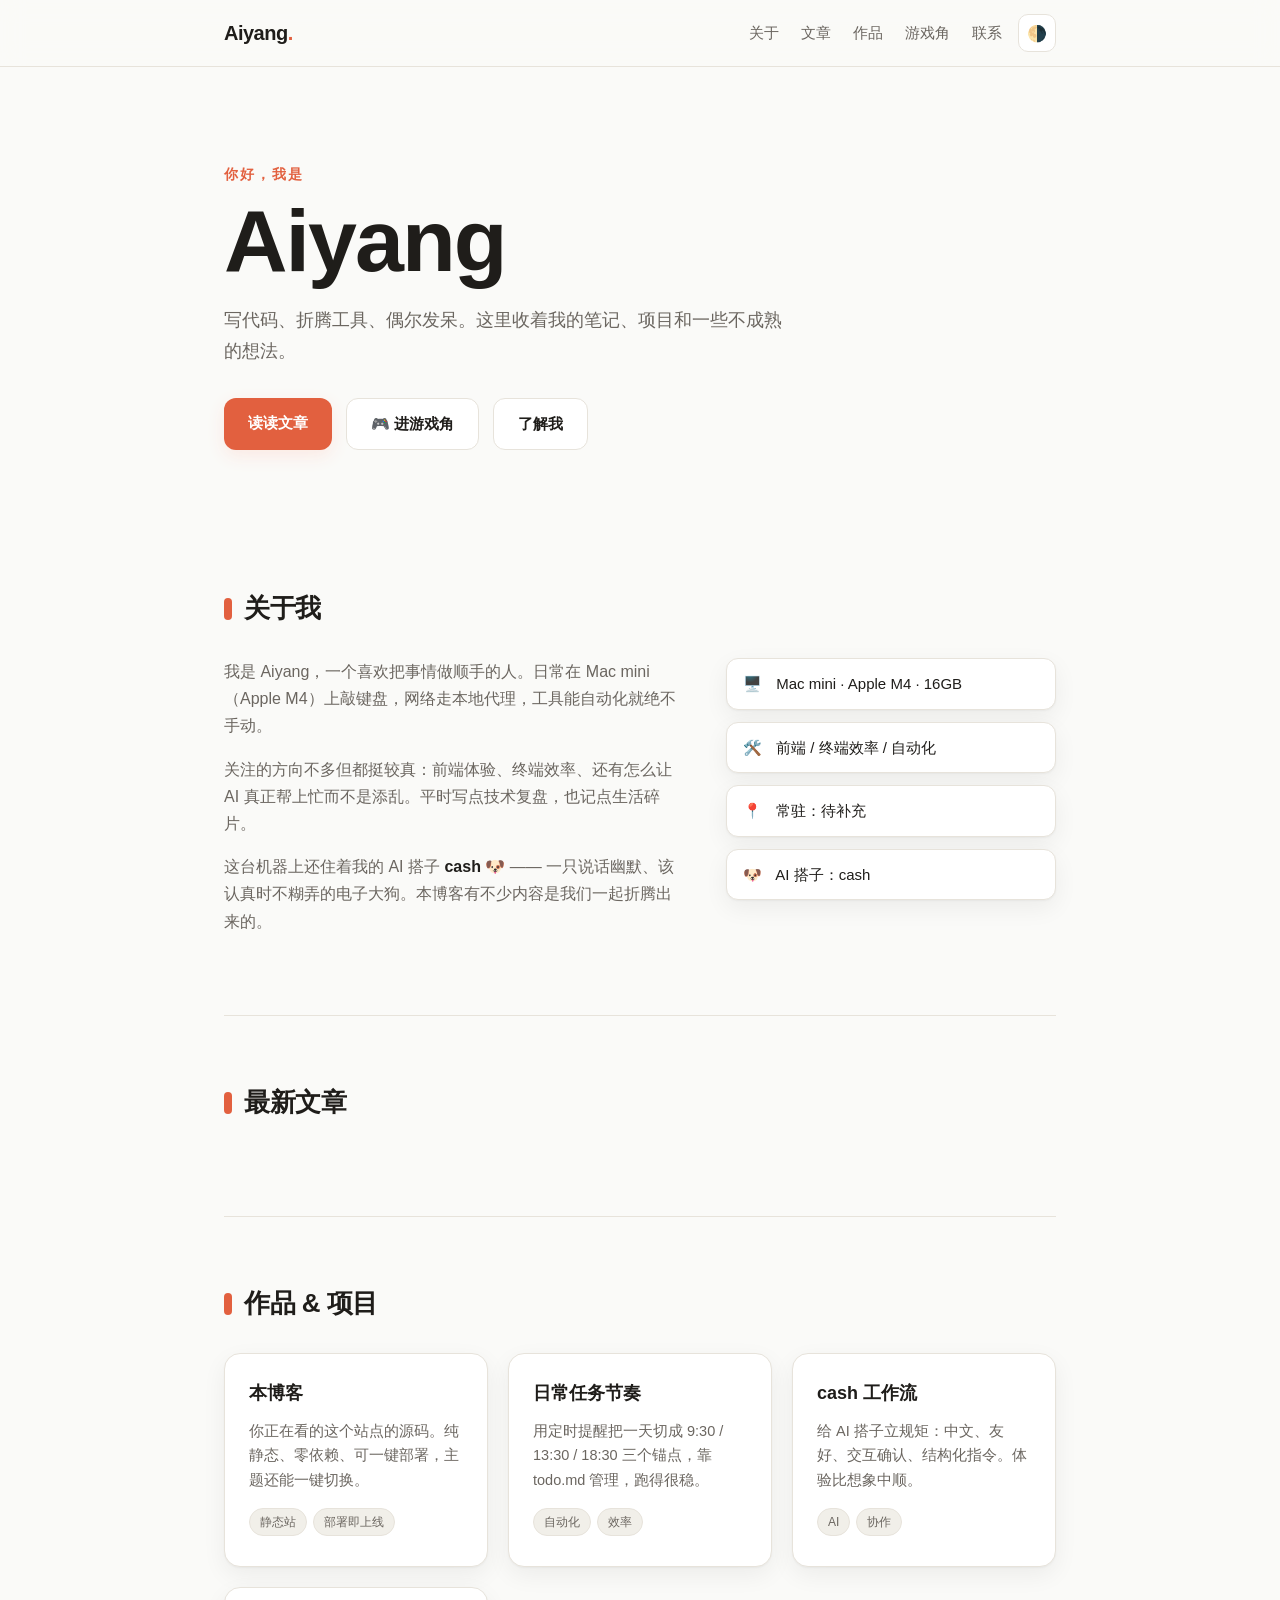
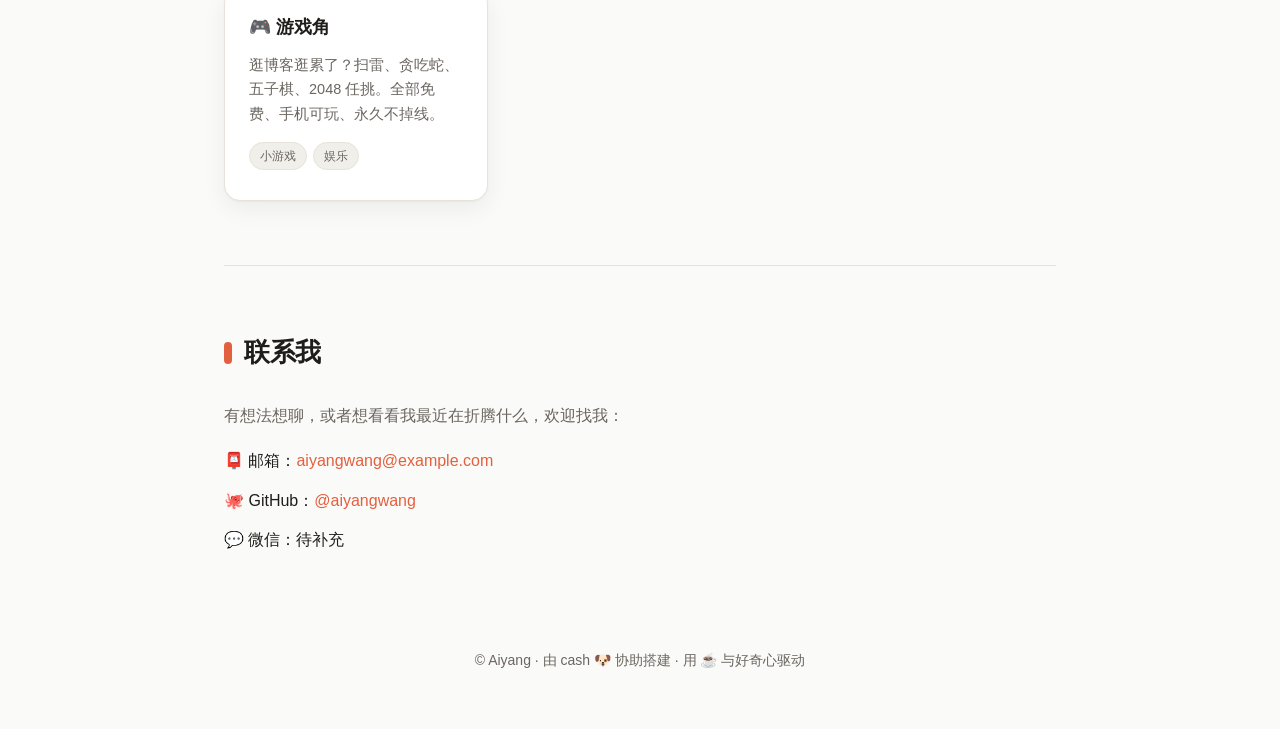
<file: index.html>
<!DOCTYPE html>
<html lang="zh-CN">
<head>
  <meta charset="UTF-8" />
  <meta name="viewport" content="width=device-width, initial-scale=1.0" />
  <title>Aiyang · 个人博客</title>
  <meta name="description" content="Aiyang 的个人博客 —— 记录技术、生活与一点点思考。" />
  <link rel="stylesheet" href="style.css" />
</head>
<body>
  <header class="nav">
    <div class="nav-inner">
      <a class="logo" href="#top">Aiyang<span class="dot">.</span></a>
      <nav class="nav-links">
        <a href="#about">关于</a>
        <a href="#posts">文章</a>
        <a href="#projects">作品</a>
        <a href="games.html">游戏角</a>
        <a href="#contact">联系</a>
      </nav>
      <button id="themeToggle" class="theme-toggle" aria-label="切换主题">🌗</button>
    </div>
  </header>

  <main id="top">
    <section class="hero">
      <p class="hero-kicker">你好，我是</p>
      <h1 class="hero-title">Aiyang</h1>
      <p class="hero-sub">写代码、折腾工具、偶尔发呆。这里收着我的笔记、项目和一些不成熟的想法。</p>
      <div class="hero-actions">
        <a class="btn btn-primary" href="#posts">读读文章</a>
        <a class="btn btn-ghost" href="games.html">🎮 进游戏角</a>
        <a class="btn btn-ghost" href="#about">了解我</a>
      </div>
    </section>

    <section id="about" class="section">
      <h2 class="section-title">关于我</h2>
      <div class="about-grid">
        <div class="about-text">
          <p>我是 Aiyang，一个喜欢把事情做顺手的人。日常在 Mac mini（Apple M4）上敲键盘，网络走本地代理，工具能自动化就绝不手动。</p>
          <p>关注的方向不多但都挺较真：前端体验、终端效率、还有怎么让 AI 真正帮上忙而不是添乱。平时写点技术复盘，也记点生活碎片。</p>
          <p>这台机器上还住着我的 AI 搭子 <strong>cash</strong> 🐶 —— 一只说话幽默、该认真时不糊弄的电子大狗。本博客有不少内容是我们一起折腾出来的。</p>
        </div>
        <ul class="about-facts">
          <li><span>🖥️</span> Mac mini · Apple M4 · 16GB</li>
          <li><span>🛠️</span> 前端 / 终端效率 / 自动化</li>
          <li><span>📍</span> 常驻：待补充</li>
          <li><span>🐶</span> AI 搭子：cash</li>
        </ul>
      </div>
    </section>

    <section id="posts" class="section">
      <h2 class="section-title">最新文章</h2>
      <div class="post-grid" id="postGrid"></div>
    </section>

    <section id="projects" class="section">
      <h2 class="section-title">作品 & 项目</h2>
      <div class="project-grid">
        <article class="project-card">
          <h3>本博客</h3>
          <p>你正在看的这个站点的源码。纯静态、零依赖、可一键部署，主题还能一键切换。</p>
          <span class="tag">静态站</span><span class="tag">部署即上线</span>
        </article>
        <article class="project-card">
          <h3>日常任务节奏</h3>
          <p>用定时提醒把一天切成 9:30 / 13:30 / 18:30 三个锚点，靠 todo.md 管理，跑得很稳。</p>
          <span class="tag">自动化</span><span class="tag">效率</span>
        </article>
        <article class="project-card">
          <h3>cash 工作流</h3>
          <p>给 AI 搭子立规矩：中文、友好、交互确认、结构化指令。体验比想象中顺。</p>
          <span class="tag">AI</span><span class="tag">协作</span>
        </article>
        <article class="project-card">
          <a href="games.html" style="color:inherit;text-decoration:none">
            <h3>🎮 游戏角</h3>
            <p>逛博客逛累了？扫雷、贪吃蛇、五子棋、2048 任挑。全部免费、手机可玩、永久不掉线。</p>
            <span class="tag">小游戏</span><span class="tag">娱乐</span>
          </a>
        </article>
      </div>
    </section>

    <section id="contact" class="section">
      <h2 class="section-title">联系我</h2>
      <p class="contact-text">有想法想聊，或者想看看我最近在折腾什么，欢迎找我：</p>
      <ul class="contact-list">
        <li>📮 邮箱：<a href="mailto:aiyangwang@example.com">aiyangwang@example.com</a></li>
        <li>🐙 GitHub：<a href="#">@aiyangwang</a></li>
        <li>💬 微信：待补充</li>
      </ul>
    </section>
  </main>

  <footer class="footer">
    <p>© <span id="year"></span> Aiyang · 由 cash 🐶 协助搭建 · 用 ☕ 与好奇心驱动</p>
  </footer>

  <script src="script.js"></script>
</body>
</html>
</file>
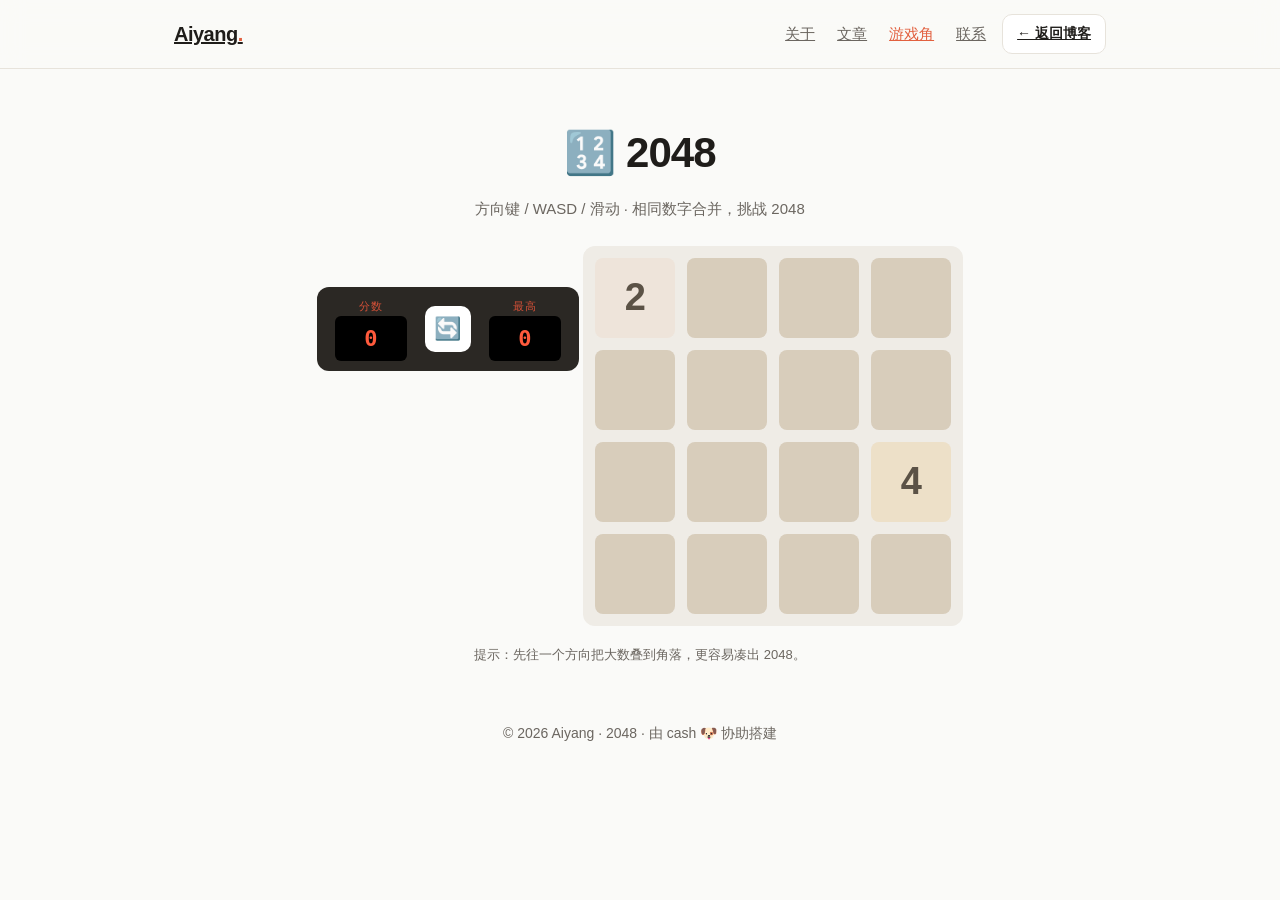
<file: 2048.html>
<!DOCTYPE html>
<html lang="zh-CN">
<head>
  <meta charset="UTF-8" />
  <meta name="viewport" content="width=device-width, initial-scale=1.0" />
  <title>2048 · Aiyang 的小游戏</title>
  <link rel="stylesheet" href="games.css" />
  <link rel="stylesheet" href="2048.css" />
</head>
<body>
  <header class="nav">
    <div class="nav-inner">
      <a class="logo" href="index.html">Aiyang<span class="dot">.</span></a>
      <nav class="nav-links">
        <a href="index.html#about">关于</a>
        <a href="index.html#posts">文章</a>
        <a href="games.html" class="active">游戏角</a>
        <a href="index.html#contact">联系</a>
      </nav>
      <a class="btn-back" href="index.html">← 返回博客</a>
    </div>
  </header>

  <main class="game">
    <h1 class="game-title">🔢 2048</h1>
    <p class="game-sub">方向键 / WASD / 滑动 · 相同数字合并，挑战 2048</p>

    <div class="panel">
      <div class="counter-wrap">
        <span class="counter-label">分数</span>
        <div class="counter" id="score">0</div>
      </div>
      <button class="reset" id="reset" aria-label="重新开始">🔄</button>
      <div class="counter-wrap">
        <span class="counter-label">最高</span>
        <div class="counter" id="best">0</div>
      </div>
    </div>

    <div class="board-wrap">
      <div class="board" id="board"></div>
      <div class="overlay" id="overlay">
        <div class="overlay-box">
          <p id="overlayText"></p>
          <button class="start-btn" id="startBtn">再来一局</button>
        </div>
      </div>
    </div>

    <p class="hint">提示：先往一个方向把大数叠到角落，更容易凑出 2048。</p>
  </main>

  <footer class="footer">
    <p>© <span id="year"></span> Aiyang · 2048 · 由 cash 🐶 协助搭建</p>
  </footer>

  <script src="2048.js"></script>
</body>
</html>
</file>
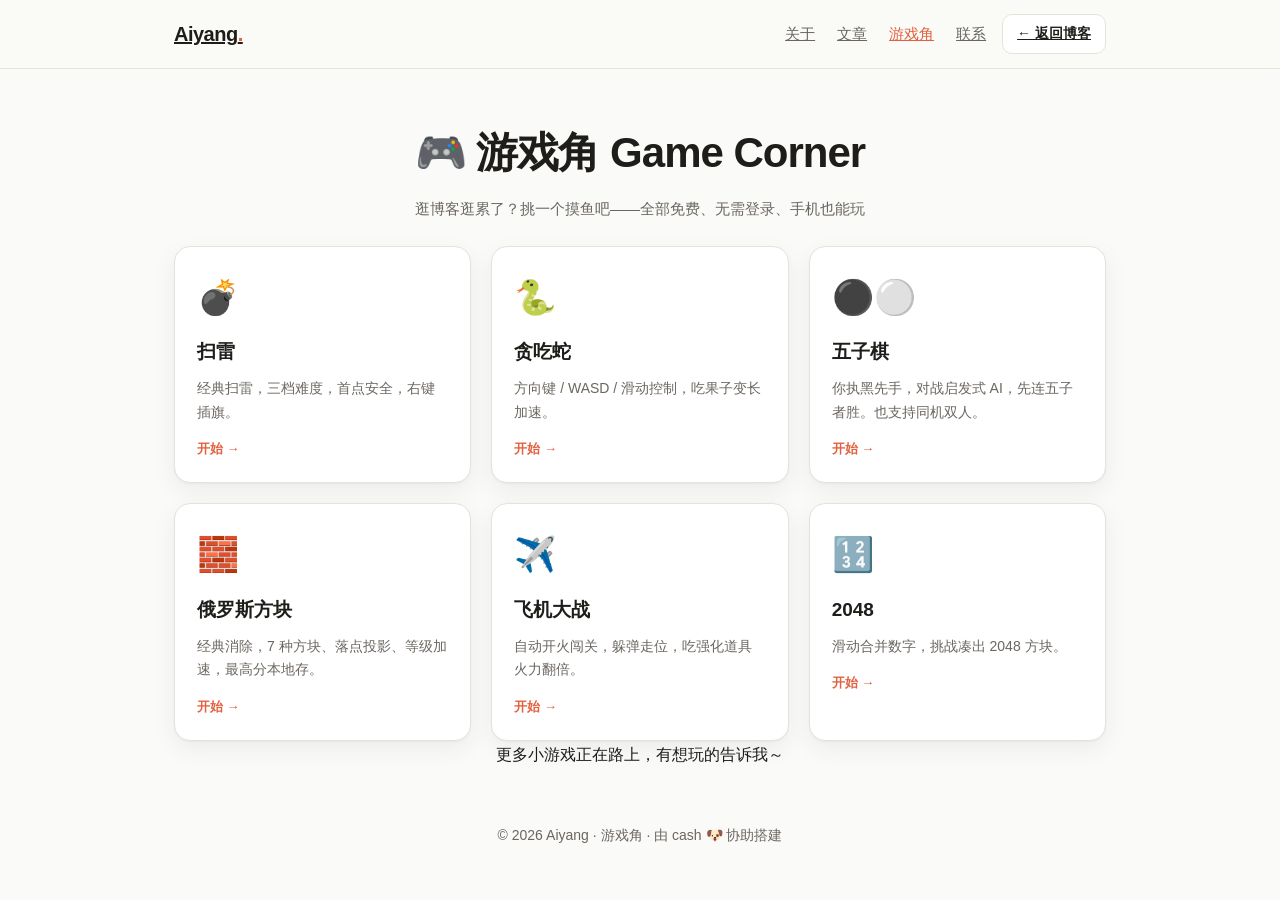
<file: games.html>
<!DOCTYPE html>
<html lang="zh-CN">
<head>
  <meta charset="UTF-8" />
  <meta name="viewport" content="width=device-width, initial-scale=1.0" />
  <title>游戏角 · Aiyang 的小游戏</title>
  <link rel="stylesheet" href="games.css" />
  <style>
    .cards {
      display: grid; grid-template-columns: repeat(auto-fill, minmax(220px, 1fr));
      gap: 20px; margin-top: 8px;
    }
    .card {
      display: block; text-align: left; color: inherit; text-decoration: none;
      background: var(--surface); border: 1px solid var(--border);
      border-radius: 16px; padding: 22px; box-shadow: 0 1px 2px rgba(0,0,0,.04), 0 8px 24px rgba(0,0,0,.06);
      transition: transform .18s ease, border-color .18s ease;
    }
    .card:hover { transform: translateY(-4px); border-color: var(--accent); text-decoration: none; }
    .card .emoji { font-size: 34px; }
    .card h3 { font-size: 19px; font-weight: 700; margin: 10px 0 8px; }
    .card p { color: var(--text-soft); font-size: 14px; }
    .card .go { margin-top: 14px; font-size: 13px; font-weight: 600; color: var(--accent); }
  </style>
</head>
<body>
  <header class="nav">
    <div class="nav-inner">
      <a class="logo" href="index.html">Aiyang<span class="dot">.</span></a>
      <nav class="nav-links">
        <a href="index.html#about">关于</a>
        <a href="index.html#posts">文章</a>
        <a href="games.html" class="active">游戏角</a>
        <a href="index.html#contact">联系</a>
      </nav>
      <a class="btn-back" href="index.html">← 返回博客</a>
    </div>
  </header>

  <main class="game">
    <h1 class="game-title">🎮 游戏角 Game Corner</h1>
    <p class="game-sub">逛博客逛累了？挑一个摸鱼吧——全部免费、无需登录、手机也能玩</p>

    <div class="cards">
      <a class="card" href="minesweeper.html">
        <div class="emoji">💣</div>
        <h3>扫雷</h3>
        <p>经典扫雷，三档难度，首点安全，右键插旗。</p>
        <div class="go">开始 →</div>
      </a>
      <a class="card" href="snake.html">
        <div class="emoji">🐍</div>
        <h3>贪吃蛇</h3>
        <p>方向键 / WASD / 滑动控制，吃果子变长加速。</p>
        <div class="go">开始 →</div>
      </a>
      <a class="card" href="gomoku.html">
        <div class="emoji">⚫⚪</div>
        <h3>五子棋</h3>
        <p>你执黑先手，对战启发式 AI，先连五子者胜。也支持同机双人。</p>
        <div class="go">开始 →</div>
      </a>
      <a class="card" href="tetris.html">
        <div class="emoji">🧱</div>
        <h3>俄罗斯方块</h3>
        <p>经典消除，7 种方块、落点投影、等级加速，最高分本地存。</p>
        <div class="go">开始 →</div>
      </a>
      <a class="card" href="plane.html">
        <div class="emoji">✈️</div>
        <h3>飞机大战</h3>
        <p>自动开火闯关，躲弹走位，吃强化道具火力翻倍。</p>
        <div class="go">开始 →</div>
      </a>
      <a class="card" href="2048.html">
        <div class="emoji">🔢</div>
        <h3>2048</h3>
        <p>滑动合并数字，挑战凑出 2048 方块。</p>
        <div class="go">开始 →</div>
      </a>
    </div>

    <p class="hint">更多小游戏正在路上，有想玩的告诉我～</p>
  </main>

  <footer class="footer">
    <p>© <span id="year"></span> Aiyang · 游戏角 · 由 cash 🐶 协助搭建</p>
  </footer>

  <script>document.getElementById("year").textContent = new Date().getFullYear();</script>
</body>
</html>
</file>
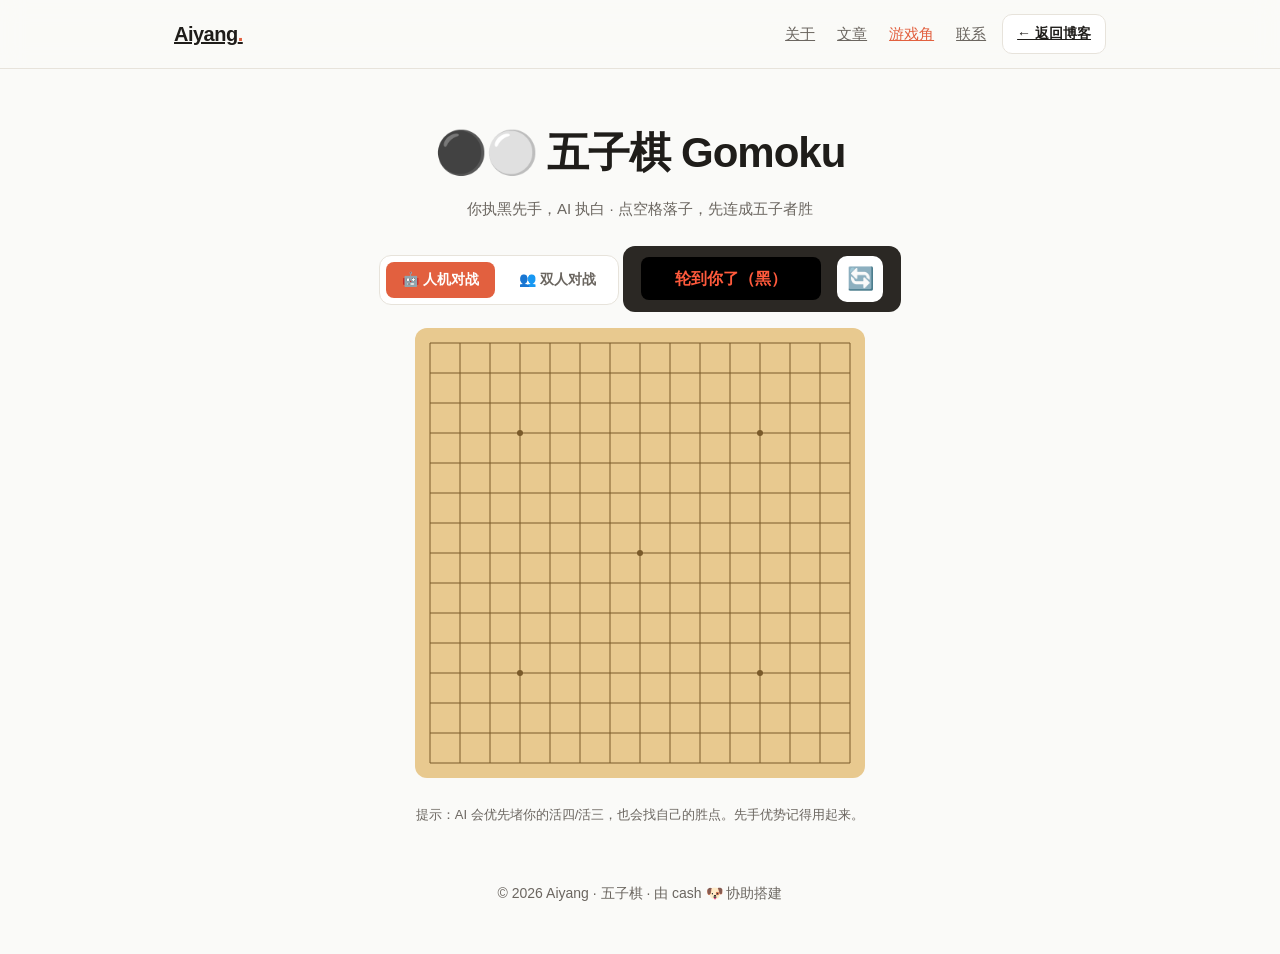
<file: gomoku.html>
<!DOCTYPE html>
<html lang="zh-CN">
<head>
  <meta charset="UTF-8" />
  <meta name="viewport" content="width=device-width, initial-scale=1.0" />
  <title>五子棋 · Aiyang 的小游戏</title>
  <link rel="stylesheet" href="games.css" />
  <link rel="stylesheet" href="gomoku.css" />
</head>
<body>
  <header class="nav">
    <div class="nav-inner">
      <a class="logo" href="index.html">Aiyang<span class="dot">.</span></a>
      <nav class="nav-links">
        <a href="index.html#about">关于</a>
        <a href="index.html#posts">文章</a>
        <a href="games.html" class="active">游戏角</a>
        <a href="index.html#contact">联系</a>
      </nav>
      <a class="btn-back" href="index.html">← 返回博客</a>
    </div>
  </header>

  <main class="game">
    <h1 class="game-title">⚫⚪ 五子棋 Gomoku</h1>
    <p class="game-sub" id="sub">你执黑先手，AI 执白 · 点空格落子，先连成五子者胜</p>

    <div class="modes">
      <button class="mode-btn active" data-mode="ai">🤖 人机对战</button>
      <button class="mode-btn" data-mode="pvp">👥 双人对战</button>
    </div>

    <div class="panel">
      <div class="status" id="status">轮到你了（黑）</div>
      <button class="reset" id="reset" aria-label="重新开始">🔄</button>
    </div>

    <div class="board-wrap">
      <canvas id="board" width="450" height="450"></canvas>
    </div>

    <p class="hint">提示：AI 会优先堵你的活四/活三，也会找自己的胜点。先手优势记得用起来。</p>
  </main>

  <footer class="footer">
    <p>© <span id="year"></span> Aiyang · 五子棋 · 由 cash 🐶 协助搭建</p>
  </footer>

  <script src="gomoku.js"></script>
</body>
</html>
</file>
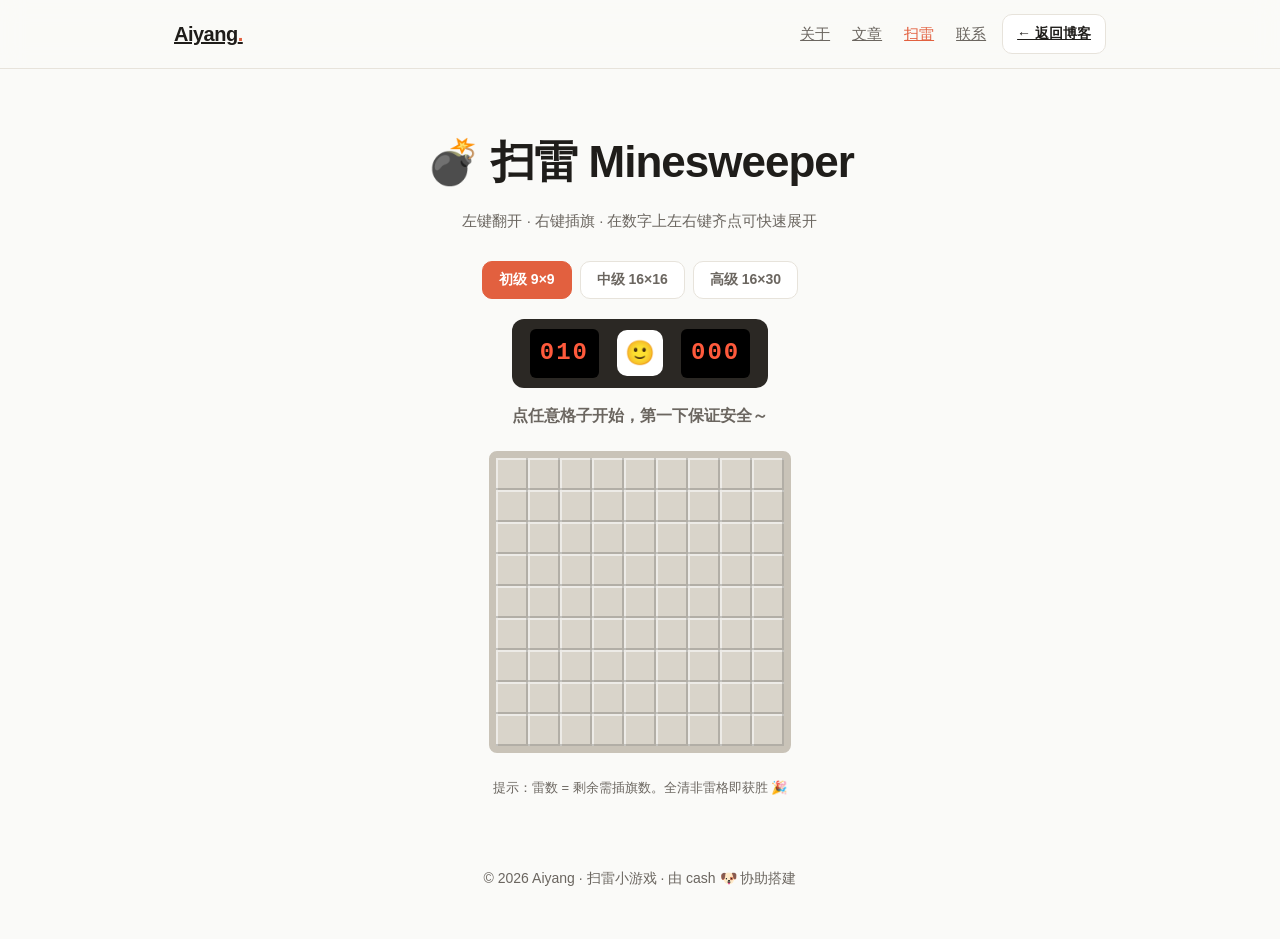
<file: minesweeper.html>
<!DOCTYPE html>
<html lang="zh-CN">
<head>
  <meta charset="UTF-8" />
  <meta name="viewport" content="width=device-width, initial-scale=1.0" />
  <title>扫雷 · Aiyang 的小游戏</title>
  <link rel="stylesheet" href="minesweeper.css" />
</head>
<body>
  <header class="nav">
    <div class="nav-inner">
      <a class="logo" href="index.html">Aiyang<span class="dot">.</span></a>
      <nav class="nav-links">
        <a href="index.html#about">关于</a>
        <a href="index.html#posts">文章</a>
        <a href="minesweeper.html" style="color:var(--accent)">扫雷</a>
        <a href="index.html#contact">联系</a>
      </nav>
      <a class="btn-back" href="index.html">← 返回博客</a>
    </div>
  </header>

  <main class="game">
    <h1 class="game-title">💣 扫雷 Minesweeper</h1>
    <p class="game-sub">左键翻开 · 右键插旗 · 在数字上左右键齐点可快速展开</p>

    <div class="controls">
      <div class="diff-group">
        <button class="diff active" data-level="beginner">初级 9×9</button>
        <button class="diff" data-level="intermediate">中级 16×16</button>
        <button class="diff" data-level="expert">高级 16×30</button>
      </div>
    </div>

    <div class="panel">
      <div class="counter" id="mineCount">010</div>
      <button class="reset" id="reset" aria-label="重新开始">🙂</button>
      <div class="counter" id="timer">000</div>
    </div>

    <p class="msg" id="msg">点任意格子开始，第一下保证安全～</p>

    <div class="board-wrap">
      <div class="board" id="board"></div>
    </div>

    <p class="hint">提示：雷数 = 剩余需插旗数。全清非雷格即获胜 🎉</p>
  </main>

  <footer class="footer">
    <p>© <span id="year"></span> Aiyang · 扫雷小游戏 · 由 cash 🐶 协助搭建</p>
  </footer>

  <script src="minesweeper.js"></script>
</body>
</html>
</file>
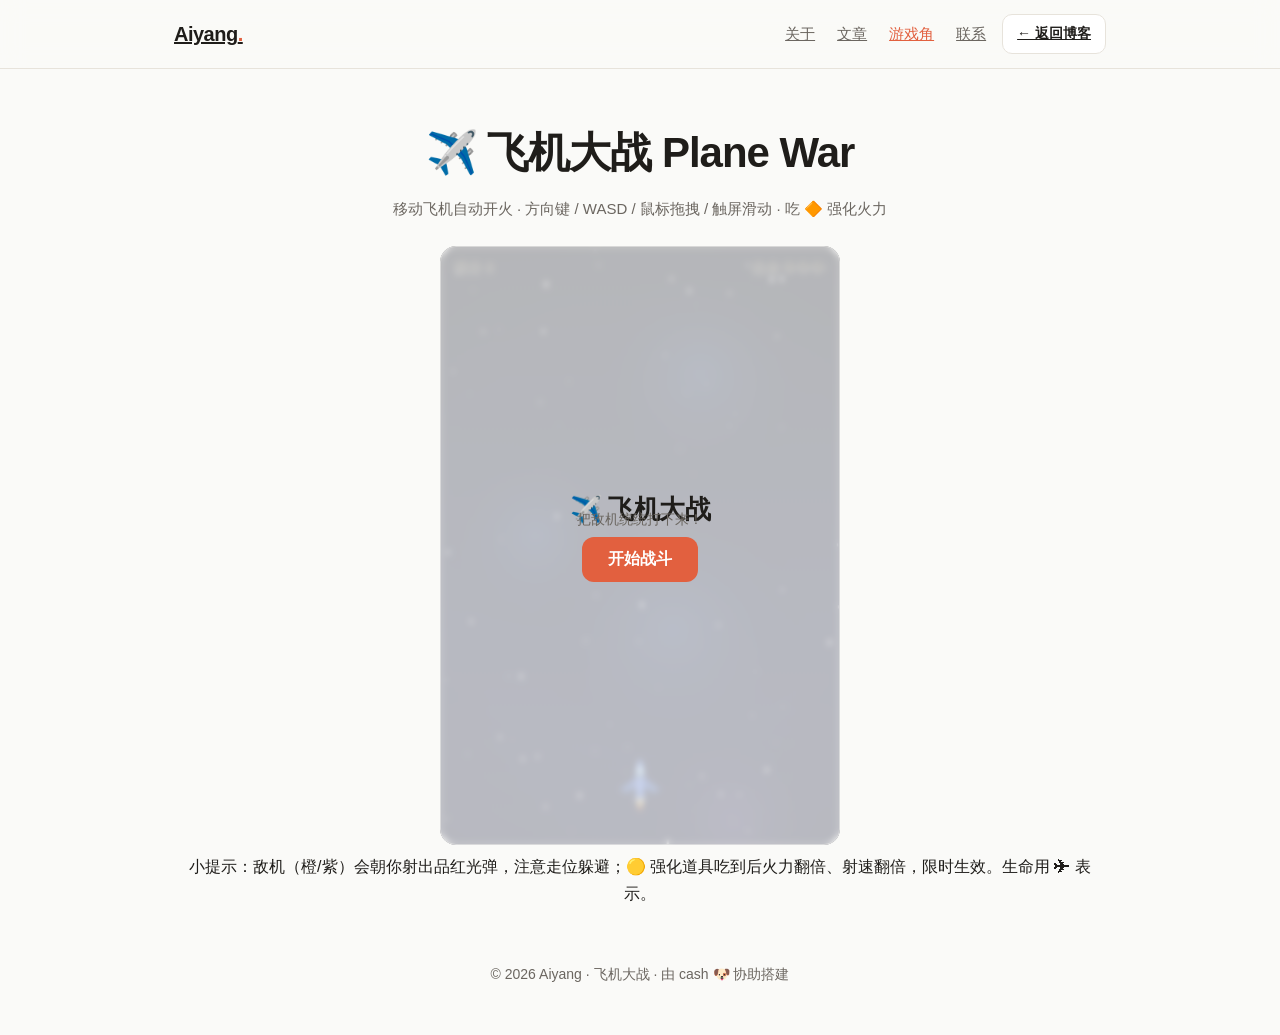
<file: plane.html>
<!DOCTYPE html>
<html lang="zh-CN">
<head>
  <meta charset="UTF-8" />
  <meta name="viewport" content="width=device-width, initial-scale=1.0" />
  <title>飞机大战 · Aiyang 的小游戏</title>
  <link rel="stylesheet" href="games.css" />
  <link rel="stylesheet" href="plane.css" />
</head>
<body>
  <header class="nav">
    <div class="nav-inner">
      <a class="logo" href="index.html">Aiyang<span class="dot">.</span></a>
      <nav class="nav-links">
        <a href="index.html#about">关于</a>
        <a href="index.html#posts">文章</a>
        <a href="games.html" class="active">游戏角</a>
        <a href="index.html#contact">联系</a>
      </nav>
      <a class="btn-back" href="index.html">← 返回博客</a>
    </div>
  </header>

  <main class="game">
    <h1 class="game-title">✈️ 飞机大战 Plane War</h1>
    <p class="game-sub">移动飞机自动开火 · 方向键 / WASD / 鼠标拖拽 / 触屏滑动 · 吃 🔶 强化火力</p>

    <div class="p-wrap">
      <canvas id="plane" width="400" height="600"></canvas>
      <div class="p-hud">
        <span>得分 <b id="score">0</b></span>
        <span>生命 <b id="lives">❤❤❤</b></span>
      </div>
      <div class="p-overlay" id="overlay">
        <div class="p-overlay-box">
          <div class="p-overlay-title" id="overlayTitle">✈️ 飞机大战</div>
          <div class="p-overlay-sub" id="overlaySub">把敌机统统打下来！</div>
          <button class="p-btn" id="startBtn">开始战斗</button>
        </div>
      </div>
    </div>

    <p class="hint">小提示：敌机（橙/紫）会朝你射出品红光弹，注意走位躲避；🟡 强化道具吃到后火力翻倍、射速翻倍，限时生效。生命用 ✈ 表示。</p>
  </main>

  <footer class="footer">
    <p>© <span id="year"></span> Aiyang · 飞机大战 · 由 cash 🐶 协助搭建</p>
  </footer>

  <script src="plane.js"></script>
</body>
</html>
</file>
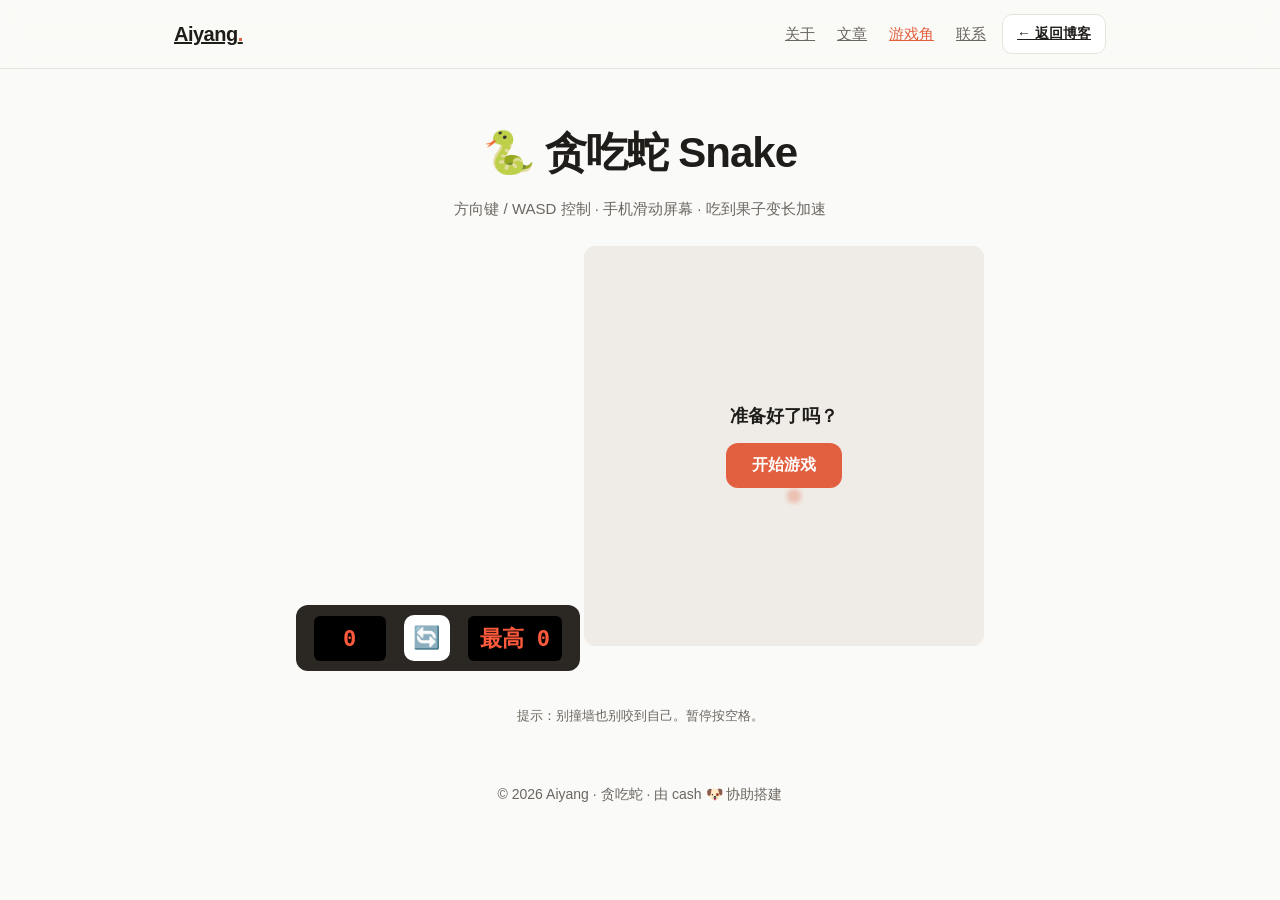
<file: snake.html>
<!DOCTYPE html>
<html lang="zh-CN">
<head>
  <meta charset="UTF-8" />
  <meta name="viewport" content="width=device-width, initial-scale=1.0" />
  <title>贪吃蛇 · Aiyang 的小游戏</title>
  <link rel="stylesheet" href="games.css" />
  <link rel="stylesheet" href="snake.css" />
</head>
<body>
  <header class="nav">
    <div class="nav-inner">
      <a class="logo" href="index.html">Aiyang<span class="dot">.</span></a>
      <nav class="nav-links">
        <a href="index.html#about">关于</a>
        <a href="index.html#posts">文章</a>
        <a href="games.html" class="active">游戏角</a>
        <a href="index.html#contact">联系</a>
      </nav>
      <a class="btn-back" href="index.html">← 返回博客</a>
    </div>
  </header>

  <main class="game">
    <h1 class="game-title">🐍 贪吃蛇 Snake</h1>
    <p class="game-sub">方向键 / WASD 控制 · 手机滑动屏幕 · 吃到果子变长加速</p>

    <div class="panel">
      <div class="counter" id="score">0</div>
      <button class="reset" id="reset" aria-label="重新开始">🔄</button>
      <div class="counter" id="best">最高 0</div>
    </div>

    <div class="board-wrap">
      <canvas id="board" width="400" height="400"></canvas>
      <div class="overlay" id="overlay">
        <div class="overlay-box">
          <p id="overlayText">准备好了吗？</p>
          <button class="start-btn" id="startBtn">开始游戏</button>
        </div>
      </div>
    </div>

    <p class="hint">提示：别撞墙也别咬到自己。暂停按空格。</p>
  </main>

  <footer class="footer">
    <p>© <span id="year"></span> Aiyang · 贪吃蛇 · 由 cash 🐶 协助搭建</p>
  </footer>

  <script src="snake.js"></script>
</body>
</html>
</file>
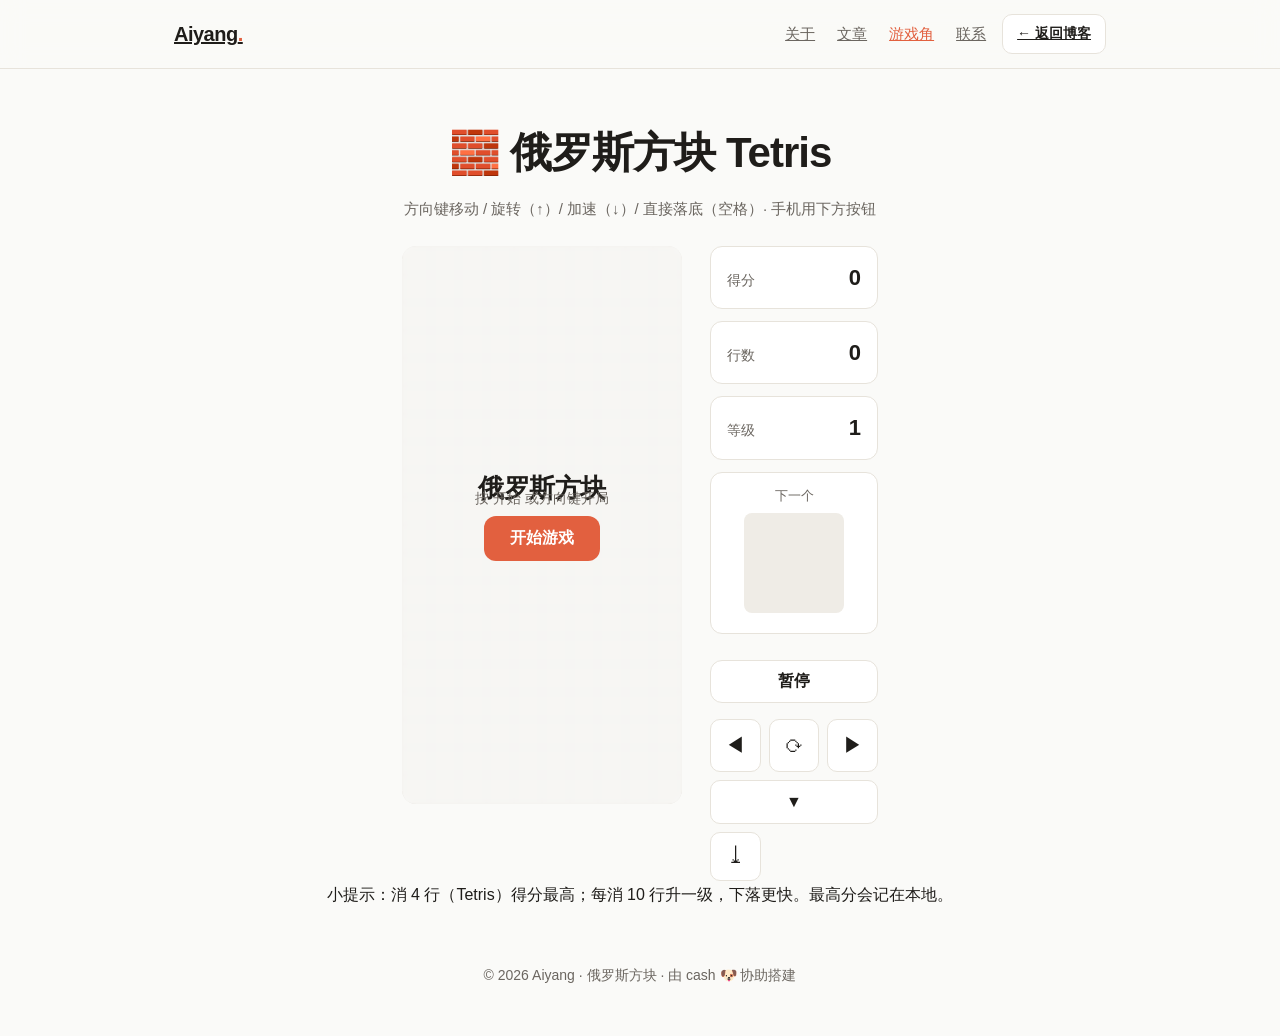
<file: tetris.html>
<!DOCTYPE html>
<html lang="zh-CN">
<head>
  <meta charset="UTF-8" />
  <meta name="viewport" content="width=device-width, initial-scale=1.0" />
  <title>俄罗斯方块 · Aiyang 的小游戏</title>
  <link rel="stylesheet" href="games.css" />
  <link rel="stylesheet" href="tetris.css" />
</head>
<body>
  <header class="nav">
    <div class="nav-inner">
      <a class="logo" href="index.html">Aiyang<span class="dot">.</span></a>
      <nav class="nav-links">
        <a href="index.html#about">关于</a>
        <a href="index.html#posts">文章</a>
        <a href="games.html" class="active">游戏角</a>
        <a href="index.html#contact">联系</a>
      </nav>
      <a class="btn-back" href="index.html">← 返回博客</a>
    </div>
  </header>

  <main class="game">
    <h1 class="game-title">🧱 俄罗斯方块 Tetris</h1>
    <p class="game-sub">方向键移动 / 旋转（↑）/ 加速（↓）/ 直接落底（空格）· 手机用下方按钮</p>

    <div class="t-layout">
      <div class="t-board-wrap">
        <canvas id="board" width="280" height="560"></canvas>
        <div class="t-overlay" id="overlay">
          <div class="t-overlay-box">
            <div class="t-overlay-title" id="overlayTitle">俄罗斯方块</div>
            <div class="t-overlay-sub" id="overlaySub">按 开始 或方向键开局</div>
            <button class="t-btn-main" id="startBtn">开始游戏</button>
          </div>
        </div>
      </div>

      <aside class="t-side">
        <div class="t-stat"><span>得分</span><b id="score">0</b></div>
        <div class="t-stat"><span>行数</span><b id="lines">0</b></div>
        <div class="t-stat"><span>等级</span><b id="level">1</b></div>

        <div class="t-next">
          <span class="t-next-label">下一个</span>
          <canvas id="next" width="100" height="100"></canvas>
        </div>

        <button class="t-btn-pause" id="pauseBtn">暂停</button>

        <div class="t-touch">
          <button data-act="left">◀</button>
          <button data-act="rotate">⟳</button>
          <button data-act="right">▶</button>
          <button data-act="soft">▼</button>
          <button data-act="hard">⤓</button>
        </div>
      </aside>
    </div>

    <p class="hint">小提示：消 4 行（Tetris）得分最高；每消 10 行升一级，下落更快。最高分会记在本地。</p>
  </main>

  <footer class="footer">
    <p>© <span id="year"></span> Aiyang · 俄罗斯方块 · 由 cash 🐶 协助搭建</p>
  </footer>

  <script src="tetris.js"></script>
</body>
</html>
</file>
<file: style.css>
:root {
  --bg: #fafaf8;
  --bg-soft: #f1efe9;
  --surface: #ffffff;
  --text: #1f1d1a;
  --text-soft: #6b6660;
  --accent: #e2603f;
  --accent-soft: #fbe9e3;
  --border: #e7e3db;
  --shadow: 0 1px 2px rgba(0,0,0,.04), 0 8px 24px rgba(0,0,0,.06);
  --radius: 16px;
  --maxw: 880px;
}

[data-theme="dark"] {
  --bg: #16151a;
  --bg-soft: #1e1c23;
  --surface: #211f27;
  --text: #f2efe9;
  --text-soft: #a39d94;
  --accent: #ff7a55;
  --accent-soft: #3a241d;
  --border: #322f3a;
  --shadow: 0 1px 2px rgba(0,0,0,.3), 0 8px 28px rgba(0,0,0,.35);
}

* { box-sizing: border-box; margin: 0; padding: 0; }

html { scroll-behavior: smooth; }

body {
  font-family: -apple-system, BlinkMacSystemFont, "PingFang SC", "Microsoft YaHei", "Segoe UI", Roboto, Helvetica, Arial, sans-serif;
  background: var(--bg);
  color: var(--text);
  line-height: 1.7;
  -webkit-font-smoothing: antialiased;
  transition: background .25s ease, color .25s ease;
}

a { color: var(--accent); text-decoration: none; }
a:hover { text-decoration: underline; }

/* Nav */
.nav {
  position: sticky;
  top: 0;
  z-index: 50;
  background: color-mix(in srgb, var(--bg) 88%, transparent);
  backdrop-filter: saturate(180%) blur(12px);
  border-bottom: 1px solid var(--border);
}
.nav-inner {
  max-width: var(--maxw);
  margin: 0 auto;
  padding: 14px 24px;
  display: flex;
  align-items: center;
  gap: 16px;
}
.logo { font-weight: 800; font-size: 20px; color: var(--text); letter-spacing: -.5px; }
.logo .dot { color: var(--accent); }
.nav-links { margin-left: auto; display: flex; gap: 22px; }
.nav-links a { color: var(--text-soft); font-size: 15px; font-weight: 500; }
.nav-links a:hover { color: var(--text); text-decoration: none; }
.theme-toggle {
  border: 1px solid var(--border);
  background: var(--surface);
  color: var(--text);
  width: 38px; height: 38px;
  border-radius: 10px;
  cursor: pointer;
  font-size: 16px;
  transition: transform .15s ease;
}
.theme-toggle:hover { transform: scale(1.08); }

/* Layout */
main { max-width: var(--maxw); margin: 0 auto; padding: 0 24px; }
.section { padding: 64px 0; border-bottom: 1px solid var(--border); }
.section:last-of-type { border-bottom: none; }
.section-title {
  font-size: 26px;
  font-weight: 800;
  margin-bottom: 28px;
  letter-spacing: -.5px;
}
.section-title::before {
  content: "";
  display: inline-block;
  width: 8px; height: 22px;
  background: var(--accent);
  border-radius: 4px;
  margin-right: 12px;
  vertical-align: -3px;
}

/* Hero */
.hero { padding: 96px 0 72px; }
.hero-kicker { color: var(--accent); font-weight: 600; letter-spacing: 2px; font-size: 14px; text-transform: uppercase; }
.hero-title { font-size: clamp(48px, 9vw, 88px); font-weight: 900; line-height: 1.05; letter-spacing: -2px; margin: 8px 0 18px; }
.hero-sub { font-size: 18px; color: var(--text-soft); max-width: 560px; }
.hero-actions { margin-top: 32px; display: flex; gap: 14px; flex-wrap: wrap; }
.btn {
  display: inline-block;
  padding: 12px 24px;
  border-radius: 12px;
  font-weight: 600;
  font-size: 15px;
  transition: transform .15s ease, box-shadow .2s ease;
}
.btn:hover { text-decoration: none; transform: translateY(-2px); }
.btn-primary { background: var(--accent); color: #fff; box-shadow: 0 6px 18px var(--accent-soft); }
.btn-ghost { background: var(--surface); color: var(--text); border: 1px solid var(--border); }

/* About */
.about-grid { display: grid; grid-template-columns: 1.4fr 1fr; gap: 40px; }
.about-text p { color: var(--text-soft); margin-bottom: 16px; }
.about-text strong { color: var(--text); }
.about-facts { list-style: none; display: flex; flex-direction: column; gap: 12px; }
.about-facts li {
  background: var(--surface);
  border: 1px solid var(--border);
  border-radius: 12px;
  padding: 12px 16px;
  font-size: 15px;
  box-shadow: var(--shadow);
}
.about-facts span { margin-right: 10px; }

/* Posts */
.post-grid { display: grid; grid-template-columns: repeat(auto-fill, minmax(250px, 1fr)); gap: 20px; }
.post-card {
  background: var(--surface);
  border: 1px solid var(--border);
  border-radius: var(--radius);
  padding: 22px;
  box-shadow: var(--shadow);
  transition: transform .18s ease, border-color .18s ease;
  cursor: pointer;
  display: flex;
  flex-direction: column;
}
.post-card:hover { transform: translateY(-4px); border-color: var(--accent); }
.post-date { font-size: 13px; color: var(--text-soft); margin-bottom: 8px; }
.post-card h3 { font-size: 19px; font-weight: 700; margin-bottom: 10px; letter-spacing: -.3px; }
.post-card p { color: var(--text-soft); font-size: 14.5px; flex: 1; }
.post-tag { margin-top: 14px; font-size: 12px; color: var(--accent); background: var(--accent-soft); align-self: flex-start; padding: 3px 10px; border-radius: 999px; }

/* Projects */
.project-grid { display: grid; grid-template-columns: repeat(auto-fill, minmax(240px, 1fr)); gap: 20px; }
.project-card {
  background: var(--surface);
  border: 1px solid var(--border);
  border-radius: var(--radius);
  padding: 24px;
  box-shadow: var(--shadow);
}
.project-card h3 { font-size: 18px; font-weight: 700; margin-bottom: 10px; }
.project-card p { color: var(--text-soft); font-size: 14.5px; margin-bottom: 14px; }
.tag { display: inline-block; font-size: 12px; color: var(--text-soft); background: var(--bg-soft); border: 1px solid var(--border); padding: 3px 10px; border-radius: 999px; margin: 0 6px 6px 0; }

/* Contact */
.contact-text { color: var(--text-soft); margin-bottom: 18px; }
.contact-list { list-style: none; display: flex; flex-direction: column; gap: 12px; }
.contact-list li { font-size: 16px; }

/* Footer */
.footer { max-width: var(--maxw); margin: 0 auto; padding: 32px 24px 56px; color: var(--text-soft); font-size: 14px; text-align: center; }

@media (max-width: 680px) {
  .about-grid { grid-template-columns: 1fr; }
  .nav-links { display: none; }
  .hero { padding: 64px 0 48px; }
  .section { padding: 48px 0; }
}
</file>
<file: games.css>
:root {
  --bg: #fafaf8;
  --bg-soft: #f1efe9;
  --surface: #ffffff;
  --text: #1f1d1a;
  --text-soft: #6b6660;
  --accent: #e2603f;
  --accent-soft: #fbe9e3;
  --border: #e7e3db;
  --panel: #2b2824;
  --panel-text: #ff5a3c;
  --board-bg: #efece6;
  --maxw: 980px;
}

@media (prefers-color-scheme: dark) {
  :root {
    --bg: #16151a;
    --bg-soft: #1e1c23;
    --surface: #211f27;
    --text: #f2efe9;
    --text-soft: #a39d94;
    --accent: #ff7a55;
    --accent-soft: #3a241d;
    --border: #322f3a;
    --panel: #0e0d10;
    --panel-text: #ff7a55;
    --board-bg: #232029;
  }
}

* { box-sizing: border-box; margin: 0; padding: 0; }
html { scroll-behavior: smooth; }
body {
  font-family: -apple-system, BlinkMacSystemFont, "PingFang SC", "Microsoft YaHei", "Segoe UI", Roboto, Helvetica, Arial, sans-serif;
  background: var(--bg);
  color: var(--text);
  line-height: 1.7;
  -webkit-font-smoothing: antialiased;
  transition: background .25s ease, color .25s ease;
}

.nav {
  position: sticky; top: 0; z-index: 50;
  background: color-mix(in srgb, var(--bg) 88%, transparent);
  backdrop-filter: saturate(180%) blur(12px);
  border-bottom: 1px solid var(--border);
}
.nav-inner {
  max-width: var(--maxw); margin: 0 auto; padding: 14px 24px;
  display: flex; align-items: center; gap: 16px;
}
.logo { font-weight: 800; font-size: 20px; color: var(--text); letter-spacing: -.5px; }
.logo .dot { color: var(--accent); }
.nav-links { margin-left: auto; display: flex; gap: 22px; }
.nav-links a { color: var(--text-soft); font-size: 15px; font-weight: 500; }
.nav-links a:hover { color: var(--text); text-decoration: none; }
.nav-links a.active { color: var(--accent); }
.btn-back {
  font-size: 14px; font-weight: 600; color: var(--text);
  border: 1px solid var(--border); background: var(--surface);
  padding: 7px 14px; border-radius: 10px;
}
.btn-back:hover { text-decoration: none; border-color: var(--accent); }

.game { max-width: var(--maxw); margin: 0 auto; padding: 48px 24px 32px; text-align: center; }
.game-title { font-size: clamp(28px, 6vw, 42px); font-weight: 900; letter-spacing: -1px; }
.game-sub { color: var(--text-soft); margin: 8px 0 24px; font-size: 15px; }

.footer { max-width: var(--maxw); margin: 0 auto; padding: 24px 24px 48px; color: var(--text-soft); font-size: 14px; text-align: center; }

@media (max-width: 560px) {
  .nav-links { display: none; }
}
</file>
<file: 2048.css>
.panel {
  display: inline-flex; align-items: center; gap: 18px;
  background: var(--panel); padding: 10px 18px; border-radius: 12px; margin-bottom: 16px;
}
.counter-wrap { display: flex; flex-direction: column; align-items: center; }
.counter-label { font-size: 11px; color: var(--panel-text); opacity: .8; letter-spacing: 1px; }
.counter {
  font-family: "SF Mono", ui-monospace, "Cascadia Code", Menlo, Consolas, monospace;
  font-size: 22px; font-weight: 800; color: var(--panel-text);
  background: #000; padding: 4px 12px; border-radius: 6px; min-width: 72px;
}
.reset {
  font-size: 22px; line-height: 1; width: 46px; height: 46px;
  border: none; border-radius: 10px; background: var(--surface); cursor: pointer;
  transition: transform .12s ease;
}
.reset:hover { transform: scale(1.08); }

.board-wrap {
  position: relative; display: inline-block; margin: 0 auto;
}
.board {
  display: grid;
  grid-template-columns: repeat(4, 1fr);
  grid-template-rows: repeat(4, 1fr);
  gap: 12px;
  width: min(86vw, 380px); height: min(86vw, 380px);
  background: var(--board-bg);
  padding: 12px; border-radius: 12px;
}
.tile {
  display: flex; align-items: center; justify-content: center;
  font-size: clamp(22px, 8vw, 38px); font-weight: 800;
  border-radius: 8px; color: #5b5246;
  background: #d8cdbb;
  transition: background-color .12s ease, color .12s ease, transform .1s ease;
  user-select: none;
}
.tile-2 { background: #eee4da; }
.tile-4 { background: #ede0c8; }
.tile-8 { background: #f2b179; color: #fff; }
.tile-16 { background: #f59563; color: #fff; }
.tile-32 { background: #f67c5f; color: #fff; }
.tile-64 { background: #f65e3b; color: #fff; }
.tile-128 { background: #edcf72; color: #fff; font-size: clamp(18px, 6vw, 32px); }
.tile-256 { background: #edcc61; color: #fff; font-size: clamp(18px, 6vw, 32px); }
.tile-512 { background: #edc850; color: #fff; font-size: clamp(18px, 6vw, 32px); }
.tile-1024 { background: #edc53f; color: #fff; font-size: clamp(15px, 5vw, 28px); }
.tile-2048 { background: #edc22e; color: #fff; font-size: clamp(15px, 5vw, 28px); }
.tile-super { background: #3c3a32; color: #fff; font-size: clamp(14px, 4.5vw, 26px); }

.tile-new { animation: pop .15s ease; }
@keyframes pop { 0% { transform: scale(.4); } 100% { transform: scale(1); } }

.overlay {
  position: absolute; inset: 0; display: flex; align-items: center; justify-content: center;
  background: color-mix(in srgb, var(--bg) 72%, transparent);
  backdrop-filter: blur(2px); border-radius: 12px;
}
.overlay.hidden { display: none; }
.overlay-box { text-align: center; line-height: 1.4; }
.overlay-box p { font-weight: 800; font-size: 22px; margin-bottom: 14px; color: var(--text); }
.start-btn {
  font-size: 16px; font-weight: 700; color: #fff; cursor: pointer;
  background: var(--accent); border: none; padding: 12px 26px; border-radius: 12px;
  transition: transform .12s ease;
}
.start-btn:hover { transform: translateY(-2px); }
.hint { color: var(--text-soft); font-size: 13px; margin-top: 18px; }

@media (prefers-color-scheme: dark) {
  .tile { color: #e8e4dd; background: #4a443c; }
  .tile-2 { background: #6b6258; }
  .tile-4 { background: #756a5d; }
}
</file>
<file: gomoku.css>
.panel {
  display: inline-flex; align-items: center; gap: 16px;
  background: var(--panel); padding: 10px 18px; border-radius: 12px; margin-bottom: 16px;
}
.status {
  font-size: 16px; font-weight: 700; color: var(--panel-text);
  background: #000; padding: 8px 16px; border-radius: 8px; min-width: 180px;
}
.reset {
  font-size: 22px; line-height: 1; width: 46px; height: 46px;
  border: none; border-radius: 10px; background: var(--surface); cursor: pointer;
  transition: transform .12s ease;
}
.reset:hover { transform: scale(1.08); }

.board-wrap {
  position: relative; display: inline-block; margin: 0 auto;
  border-radius: 12px; overflow: hidden; line-height: 0;
}
#board {
  background: #e8c98f;
  display: block; width: min(86vw, 450px); height: min(86vw, 450px);
  cursor: pointer; touch-action: manipulation;
}
@media (prefers-color-scheme: dark) {
  #board { background: #c9a86a; }
}
.hint { color: var(--text-soft); font-size: 13px; margin-top: 18px; }

.modes { display: inline-flex; gap: 8px; margin-bottom: 16px; background: var(--surface); padding: 6px; border-radius: 12px; border: 1px solid var(--border); }
.mode-btn {
  font-family: inherit; font-size: 14px; font-weight: 600; color: var(--text-soft);
  background: transparent; border: none; border-radius: 8px; padding: 9px 16px; cursor: pointer;
  transition: background .15s ease, color .15s ease;
}
.mode-btn:hover { color: var(--text); }
.mode-btn.active { background: var(--accent); color: #fff; }
</file>
<file: minesweeper.css>
:root {
  --bg: #fafaf8;
  --bg-soft: #f1efe9;
  --surface: #ffffff;
  --text: #1f1d1a;
  --text-soft: #6b6660;
  --accent: #e2603f;
  --accent-soft: #fbe9e3;
  --border: #e7e3db;
  --cell: 32px;
  --cell-bg: #d9d4ca;
  --cell-bg-2: #c9c3b8;
  --cell-revealed: #efece6;
  --panel: #2b2824;
  --panel-text: #ff5a3c;
  --maxw: 980px;
}

@media (prefers-color-scheme: dark) {
  :root {
    --bg: #16151a;
    --bg-soft: #1e1c23;
    --surface: #211f27;
    --text: #f2efe9;
    --text-soft: #a39d94;
    --accent: #ff7a55;
    --accent-soft: #3a241d;
    --border: #322f3a;
    --cell-bg: #3a3640;
    --cell-bg-2: #2c2932;
    --cell-revealed: #232029;
    --panel: #0e0d10;
    --panel-text: #ff7a55;
  }
}

* { box-sizing: border-box; margin: 0; padding: 0; }
html { scroll-behavior: smooth; }
body {
  font-family: -apple-system, BlinkMacSystemFont, "PingFang SC", "Microsoft YaHei", "Segoe UI", Roboto, Helvetica, Arial, sans-serif;
  background: var(--bg);
  color: var(--text);
  line-height: 1.7;
  -webkit-font-smoothing: antialiased;
  transition: background .25s ease, color .25s ease;
}

/* Nav (同博客风格) */
.nav {
  position: sticky; top: 0; z-index: 50;
  background: color-mix(in srgb, var(--bg) 88%, transparent);
  backdrop-filter: saturate(180%) blur(12px);
  border-bottom: 1px solid var(--border);
}
.nav-inner {
  max-width: var(--maxw); margin: 0 auto; padding: 14px 24px;
  display: flex; align-items: center; gap: 16px;
}
.logo { font-weight: 800; font-size: 20px; color: var(--text); letter-spacing: -.5px; }
.logo .dot { color: var(--accent); }
.nav-links { margin-left: auto; display: flex; gap: 22px; }
.nav-links a { color: var(--text-soft); font-size: 15px; font-weight: 500; }
.nav-links a:hover { color: var(--text); text-decoration: none; }
.btn-back {
  font-size: 14px; font-weight: 600; color: var(--text);
  border: 1px solid var(--border); background: var(--surface);
  padding: 7px 14px; border-radius: 10px;
}
.btn-back:hover { text-decoration: none; border-color: var(--accent); }

/* Game */
.game { max-width: var(--maxw); margin: 0 auto; padding: 56px 24px 40px; text-align: center; }
.game-title { font-size: clamp(30px, 6vw, 44px); font-weight: 900; letter-spacing: -1px; }
.game-sub { color: var(--text-soft); margin: 8px 0 28px; font-size: 15px; }

.controls { margin-bottom: 20px; }
.diff-group { display: inline-flex; gap: 8px; flex-wrap: wrap; justify-content: center; }
.diff {
  font-size: 14px; font-weight: 600; cursor: pointer;
  padding: 9px 16px; border-radius: 10px;
  border: 1px solid var(--border); background: var(--surface); color: var(--text-soft);
  transition: all .15s ease;
}
.diff:hover { color: var(--text); }
.diff.active { background: var(--accent); color: #fff; border-color: var(--accent); }

/* Panel */
.panel {
  display: inline-flex; align-items: center; gap: 18px;
  background: var(--panel); padding: 10px 18px; border-radius: 12px;
  margin-bottom: 14px;
}
.counter {
  font-family: "SF Mono", ui-monospace, "Cascadia Code", Menlo, Consolas, monospace;
  font-size: 24px; font-weight: 800; color: var(--panel-text);
  background: #000; padding: 4px 10px; border-radius: 6px; min-width: 64px; letter-spacing: 2px;
}
.reset {
  font-size: 24px; line-height: 1; width: 46px; height: 46px;
  border: none; border-radius: 10px; background: var(--surface); cursor: pointer;
  transition: transform .12s ease;
}
.reset:hover { transform: scale(1.08); }

.msg { min-height: 24px; font-weight: 600; color: var(--text-soft); margin-bottom: 18px; }
.msg.win { color: #2e9e5b; }
.msg.lose { color: var(--accent); }

/* Board */
.board-wrap { overflow: auto; padding: 4px; }
.board {
  display: grid; gap: 0; margin: 0 auto; width: max-content;
  background: var(--cell-bg-2); padding: 4px; border-radius: 8px;
  border: 3px solid var(--cell-bg-2);
  user-select: none;
}
.cell {
  width: var(--cell); height: var(--cell);
  border: none; padding: 0; margin: 0;
  font-family: inherit; font-weight: 800; font-size: calc(var(--cell) * 0.52);
  display: flex; align-items: center; justify-content: center;
  cursor: pointer; color: #000;
  background: var(--cell-bg);
  box-shadow: inset -2px -2px 0 rgba(0,0,0,.18), inset 2px 2px 0 rgba(255,255,255,.55);
  transition: background .08s ease;
}
.cell:hover:not(.revealed) { background: var(--cell-bg-2); }
.cell.revealed {
  background: var(--cell-revealed);
  box-shadow: inset 0 0 0 1px var(--border);
  cursor: default;
}
.cell.flagged { font-size: calc(var(--cell) * 0.5); }
.cell.mine { background: #ffd2cc; }
.cell.mine-hit { background: var(--accent); }
.cell.wrong { background: #ffe0b2; }

.cell[data-n="1"] { color: #1976d2; }
.cell[data-n="2"] { color: #388e3c; }
.cell[data-n="3"] { color: #d32f2f; }
.cell[data-n="4"] { color: #7b1fa2; }
.cell[data-n="5"] { color: #c2185b; }
.cell[data-n="6"] { color: #0097a7; }
.cell[data-n="7"] { color: #455a64; }
.cell[data-n="8"] { color: #000; }

@media (prefers-color-scheme: dark) {
  .cell { color: #e8e4dd; }
  .cell[data-n="1"] { color: #6ab7ff; }
  .cell[data-n="2"] { color: #7fd17f; }
  .cell[data-n="3"] { color: #ff8a80; }
  .cell[data-n="4"] { color: #ce93d8; }
  .cell[data-n="5"] { color: #f48fb1; }
  .cell[data-n="6"] { color: #80deea; }
  .cell[data-n="7"] { color: #b0bec5; }
  .cell[data-n="8"] { color: #fff; }
}

.hint { color: var(--text-soft); font-size: 13px; margin-top: 20px; }

.footer { max-width: var(--maxw); margin: 0 auto; padding: 28px 24px 48px; color: var(--text-soft); font-size: 14px; text-align: center; }

@media (max-width: 560px) {
  :root { --cell: 28px; }
  .nav-links { display: none; }
}
</file>
<file: plane.css>
.p-wrap { position: relative; display: inline-block; line-height: 0; border-radius: 16px; overflow: hidden; }
#plane {
  display: block; background: var(--board-bg);
  width: min(92vw, 400px); height: auto;
  border: 1px solid var(--border); border-radius: 16px; touch-action: none; cursor: crosshair;
  box-shadow: 0 1px 2px rgba(0,0,0,.04), 0 10px 30px rgba(0,0,0,.07);
}

.p-hud {
  position: absolute; top: 12px; left: 14px; right: 14px;
  display: flex; justify-content: space-between; line-height: 1.3;
  font-size: 14px; font-weight: 600; color: var(--text);
  text-shadow: 0 1px 2px rgba(255,255,255,.5);
  pointer-events: none;
}
@media (prefers-color-scheme: dark) {
  .p-hud { text-shadow: 0 1px 3px rgba(0,0,0,.6); }
}
.p-hud b { font-weight: 800; }

.p-overlay {
  position: absolute; inset: 0; display: flex; align-items: center; justify-content: center;
  background: color-mix(in srgb, var(--bg) 72%, transparent); backdrop-filter: blur(3px);
}
.p-overlay.hide { display: none; }
.p-overlay-box { text-align: center; padding: 28px; }
.p-overlay-title { font-size: 26px; font-weight: 900; letter-spacing: -.5px; }
.p-overlay-sub { color: var(--text-soft); font-size: 14px; margin: 10px 0 18px; }

.p-btn {
  font-family: inherit; font-size: 16px; font-weight: 700; color: #fff;
  background: var(--accent); border: none; border-radius: 12px;
  padding: 12px 26px; cursor: pointer; transition: transform .12s ease, filter .15s ease;
}
.p-btn:hover { filter: brightness(1.06); transform: translateY(-1px); }
</file>
<file: snake.css>
.panel {
  display: inline-flex; align-items: center; gap: 18px;
  background: var(--panel); padding: 10px 18px; border-radius: 12px; margin-bottom: 16px;
}
.counter {
  font-family: "SF Mono", ui-monospace, "Cascadia Code", Menlo, Consolas, monospace;
  font-size: 22px; font-weight: 800; color: var(--panel-text);
  background: #000; padding: 4px 12px; border-radius: 6px; min-width: 72px;
}
.reset {
  font-size: 22px; line-height: 1; width: 46px; height: 46px;
  border: none; border-radius: 10px; background: var(--surface); cursor: pointer;
  transition: transform .12s ease;
}
.reset:hover { transform: scale(1.08); }

.board-wrap {
  position: relative; display: inline-block; margin: 0 auto;
  border-radius: 12px; overflow: hidden; line-height: 0;
}
#board {
  background: var(--board-bg);
  display: block; width: min(80vw, 400px); height: min(80vw, 400px);
  touch-action: none;
}
.overlay {
  position: absolute; inset: 0; display: flex; align-items: center; justify-content: center;
  background: color-mix(in srgb, var(--board-bg) 70%, transparent);
  backdrop-filter: blur(2px);
}
.overlay.hidden { display: none; }
.overlay-box { text-align: center; line-height: 1.4; }
.overlay-box p { font-weight: 700; font-size: 18px; margin-bottom: 14px; color: var(--text); }
.start-btn {
  font-size: 16px; font-weight: 700; color: #fff; cursor: pointer;
  background: var(--accent); border: none; padding: 12px 26px; border-radius: 12px;
  transition: transform .12s ease;
}
.start-btn:hover { transform: translateY(-2px); }

.hint { color: var(--text-soft); font-size: 13px; margin-top: 18px; }
</file>
<file: tetris.css>
.t-layout {
  display: flex; gap: 28px; align-items: flex-start; justify-content: center;
  flex-wrap: wrap; margin-top: 8px;
}

.t-board-wrap { position: relative; line-height: 0; border-radius: 14px; overflow: hidden; }
#board {
  display: block; background: var(--board-bg);
  width: min(82vw, 280px); height: auto;
  border: 1px solid var(--border); border-radius: 14px; touch-action: none;
  box-shadow: 0 1px 2px rgba(0,0,0,.04), 0 10px 30px rgba(0,0,0,.07);
}

.t-overlay {
  position: absolute; inset: 0; display: flex; align-items: center; justify-content: center;
  background: color-mix(in srgb, var(--bg) 72%, transparent); backdrop-filter: blur(3px);
}
.t-overlay.hide { display: none; }
.t-overlay-box { text-align: center; padding: 28px; }
.t-overlay-title { font-size: 26px; font-weight: 900; letter-spacing: -.5px; }
.t-overlay-sub { color: var(--text-soft); font-size: 14px; margin: 10px 0 18px; }

.t-btn-main, .t-btn-pause {
  font-family: inherit; font-size: 16px; font-weight: 700; color: #fff;
  background: var(--accent); border: none; border-radius: 12px;
  padding: 12px 26px; cursor: pointer; transition: transform .12s ease, filter .15s ease;
}
.t-btn-main:hover, .t-btn-pause:hover { filter: brightness(1.06); transform: translateY(-1px); }
.t-btn-pause {
  display: block; width: 100%; margin-top: 14px; padding: 10px;
  background: var(--surface); color: var(--text); border: 1px solid var(--border);
}

.t-side { width: 168px; display: flex; flex-direction: column; gap: 12px; }
.t-stat {
  background: var(--surface); border: 1px solid var(--border); border-radius: 12px;
  padding: 12px 16px; display: flex; justify-content: space-between; align-items: baseline;
}
.t-stat span { color: var(--text-soft); font-size: 14px; }
.t-stat b { font-size: 22px; font-weight: 800; font-variant-numeric: tabular-nums; }

.t-next {
  background: var(--surface); border: 1px solid var(--border); border-radius: 12px;
  padding: 12px; text-align: center;
}
.t-next-label { display: block; color: var(--text-soft); font-size: 13px; margin-bottom: 6px; }
#next { background: var(--board-bg); border-radius: 8px; width: 100px; height: 100px; }

.t-touch { display: grid; grid-template-columns: repeat(3, 1fr); gap: 8px; margin-top: 4px; }
.t-touch button {
  font-family: inherit; font-size: 20px; padding: 12px 0; cursor: pointer;
  background: var(--surface); color: var(--text); border: 1px solid var(--border); border-radius: 10px;
  transition: background .12s ease, transform .08s ease;
}
.t-touch button:active { transform: scale(.94); background: var(--accent-soft); }
.t-touch button[data-act="rotate"] { grid-column: 2; }
.t-touch button[data-act="soft"] { grid-column: 1 / span 3; font-size: 16px; }

@media (max-width: 560px) {
  .t-side { width: min(82vw, 280px); }
  .t-stat { padding: 10px 14px; }
}
</file>
